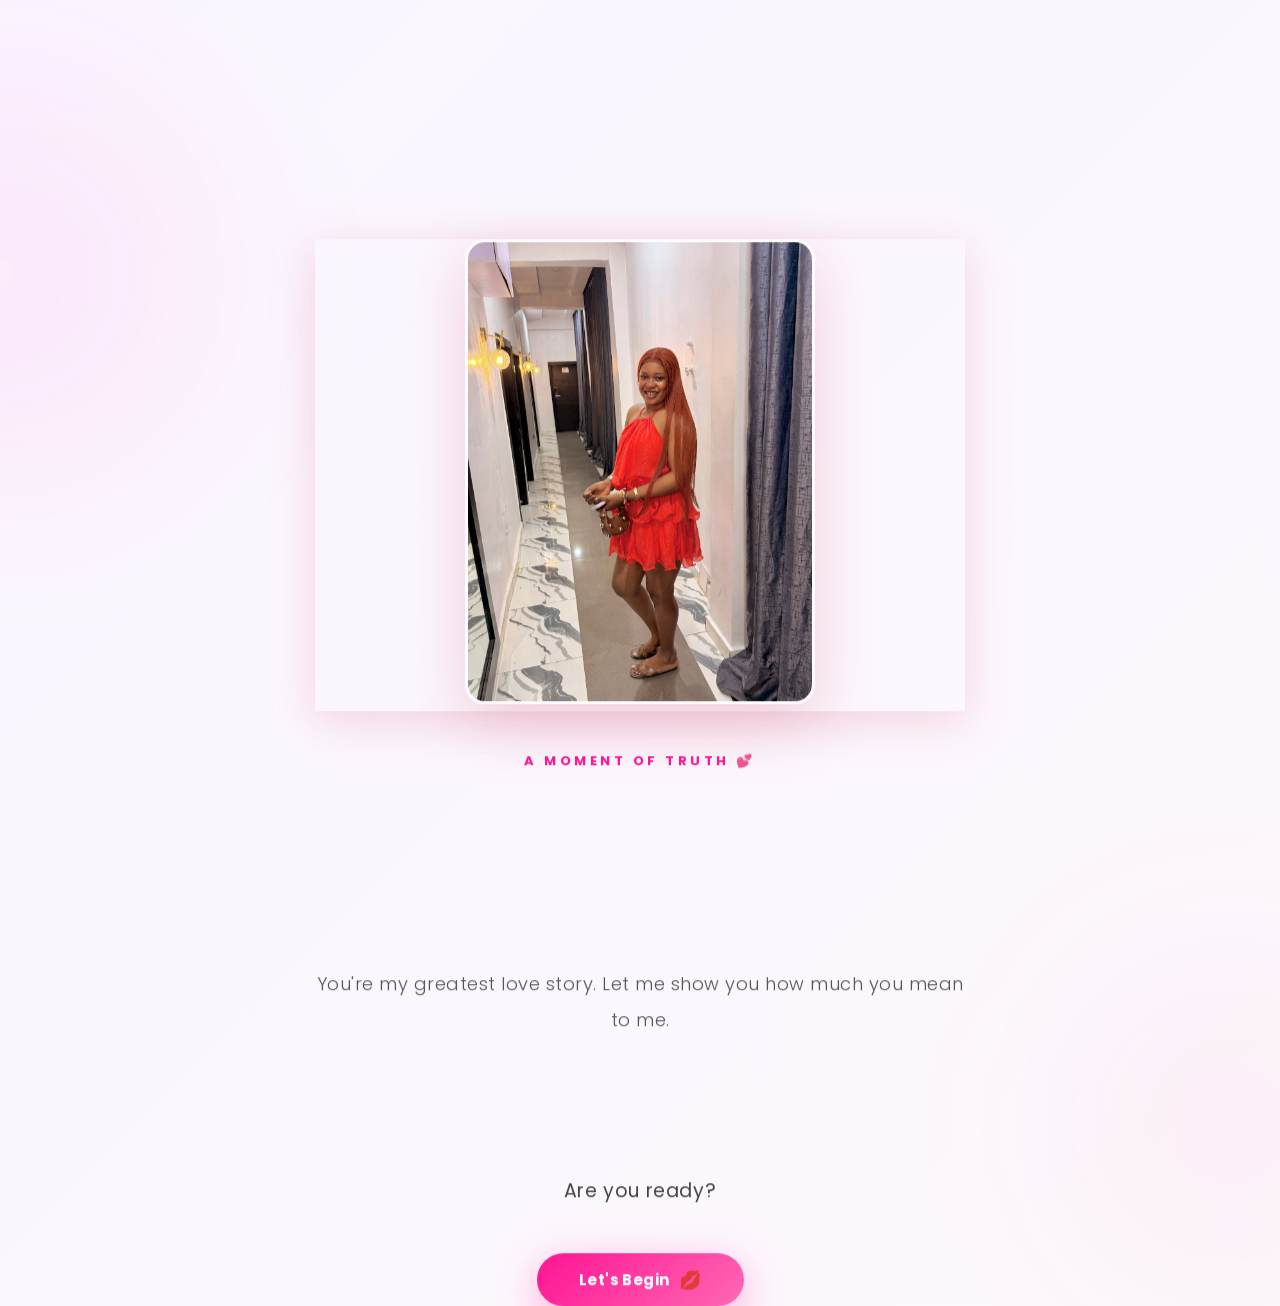
<file: index.html>
<!DOCTYPE html>
<html lang="en">
<head>
  <meta charset="UTF-8" />
  <meta name="viewport" content="width=device-width, initial-scale=1.0" />
  <title>For Babe</title>
  <link rel="preconnect" href="https://fonts.googleapis.com">
  <link rel="preconnect" href="https://fonts.gstatic.com" crossorigin>
  <link href="https://fonts.googleapis.com/css2?family=Playfair+Display:wght@700;900&family=Poppins:wght@300;400;500;600&display=swap" rel="stylesheet">
  <link rel="stylesheet" href="styles.css" />
</head>
<body>
  <div class="cursor-glow"></div>
  <canvas id="background-canvas"></canvas>
  
  <div class="page center">
    <div class="hero">
      <div class="hero-photo-container">
        <img src="images/IMG_0414.jpeg" alt="You" class="hero-photo" />
      </div>
      
      <div class="hero-content">
        <div class="pre-title">A Moment Of Truth 💕</div>
        <h1 class="hero-title">
          <span class="word" style="--index: 0">I'm</span>
          <span class="word" style="--index: 1">dangerously</span>
          <span class="word" style="--index: 2">in</span>
          <span class="word" style="--index: 3">love</span>
          <span class="word" style="--index: 4">with</span>
          <span class="word" style="--index: 5">you</span>
        </h1>
        <p class="soft-text">You're my greatest love story. Let me show you how much you mean to me.</p>
      </div>
    </div>

    <div class="cta-section">
      <p class="question-lead">Are you ready?</p>
      <a href="note.html" class="btn primary floating charm-button">
        <span class="btn-text">Let's Begin</span>
        <span class="btn-icon">💋</span>
      </a>
    </div>
  </div>

</body>
<script src="script.js"></script>
</html>
</file>
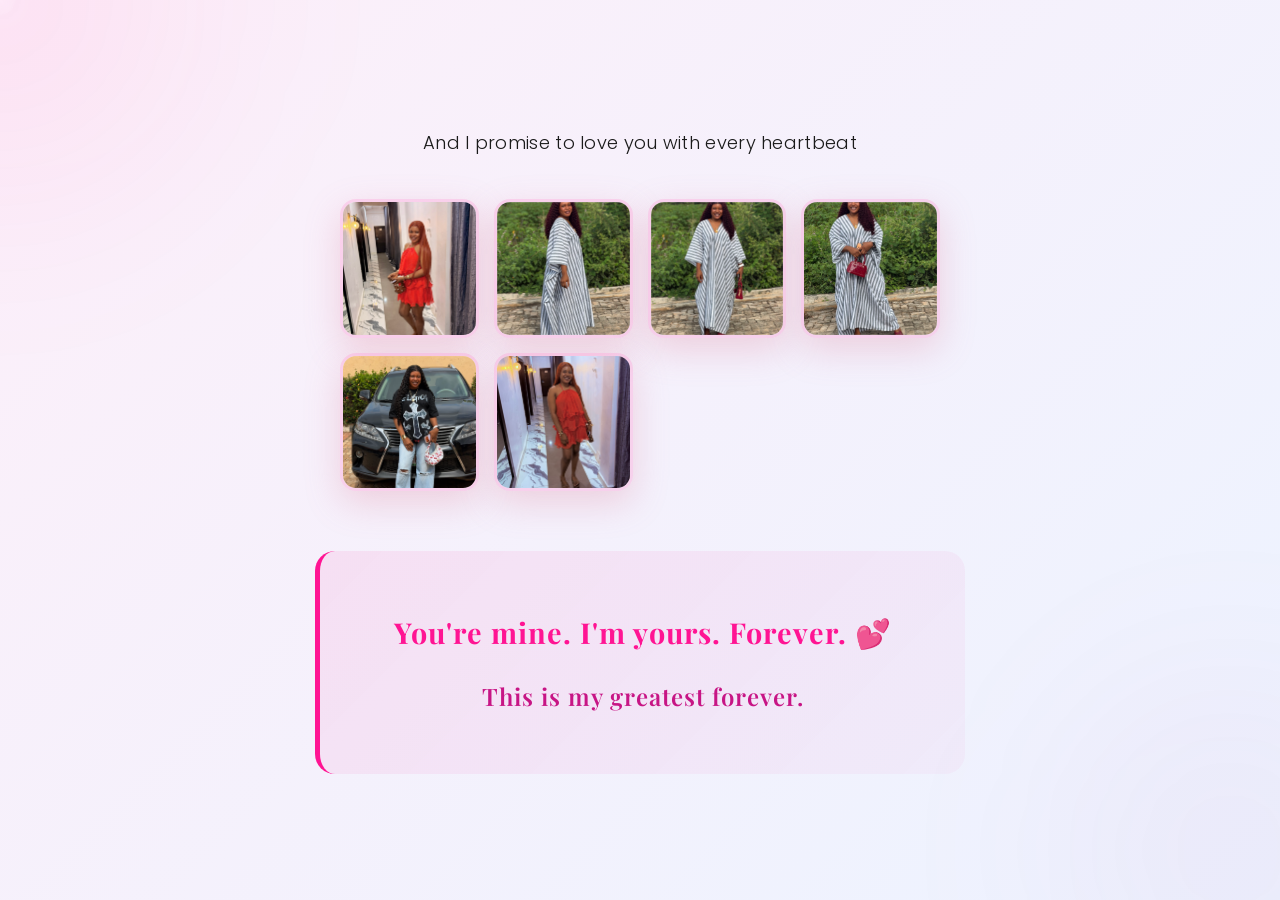
<file: celebration.html>
<!DOCTYPE html>
<html lang="en">
<head>
  <meta charset="UTF-8" />
  <meta name="viewport" content="width=device-width, initial-scale=1.0"/>
  <title>Celebration 🎉</title>
  <link rel="preconnect" href="https://fonts.googleapis.com">
  <link rel="preconnect" href="https://fonts.gstatic.com" crossorigin>
  <link href="https://fonts.googleapis.com/css2?family=Playfair+Display:wght@700;900&family=Poppins:wght@300;400;500;600&display=swap" rel="stylesheet">
  <link rel="stylesheet" href="styles.css" />
</head>
<body class="dreamy">
  <div class="cursor-glow"></div>

  <div class="page center">
    <div class="celebration-container">
      <h2 id="celebrateText" class="celebrate-message">You're Mine Forever 💕✨</h2>
      <p class="celebration-subtext">And I promise to love you with every heartbeat</p>
      
      <div class="memories-gallery">
        <div class="memory-item">
          <img src="images/IMG_0414.jpeg" alt="Memory 1" />
        </div>
        <div class="memory-item">
          <img src="images/IMG_0279.jpeg" alt="Memory 2" />
        </div>
        <div class="memory-item">
          <img src="images/IMG_0281.jpeg" alt="Memory 3" />
        </div>
        <div class="memory-item">
          <img src="images/IMG_0284.jpeg" alt="Memory 4" />
        </div>
        <div class="memory-item">
          <img src="images/IMG_0359.jpeg" alt="Memory 5" />
        </div>
        <div class="memory-item">
          <img src="images/IMG_0415.jpeg" alt="Memory 6" />
        </div>
      </div>

      <div class="final-message">
        <p>You're mine. I'm yours. Forever. 💕</p>
        <p>This is my greatest forever.</p>
      </div>
    </div>
  </div>

  <script src="script.js"></script>
  <script src="celebration.js"></script>
</body>
</html>
</file>
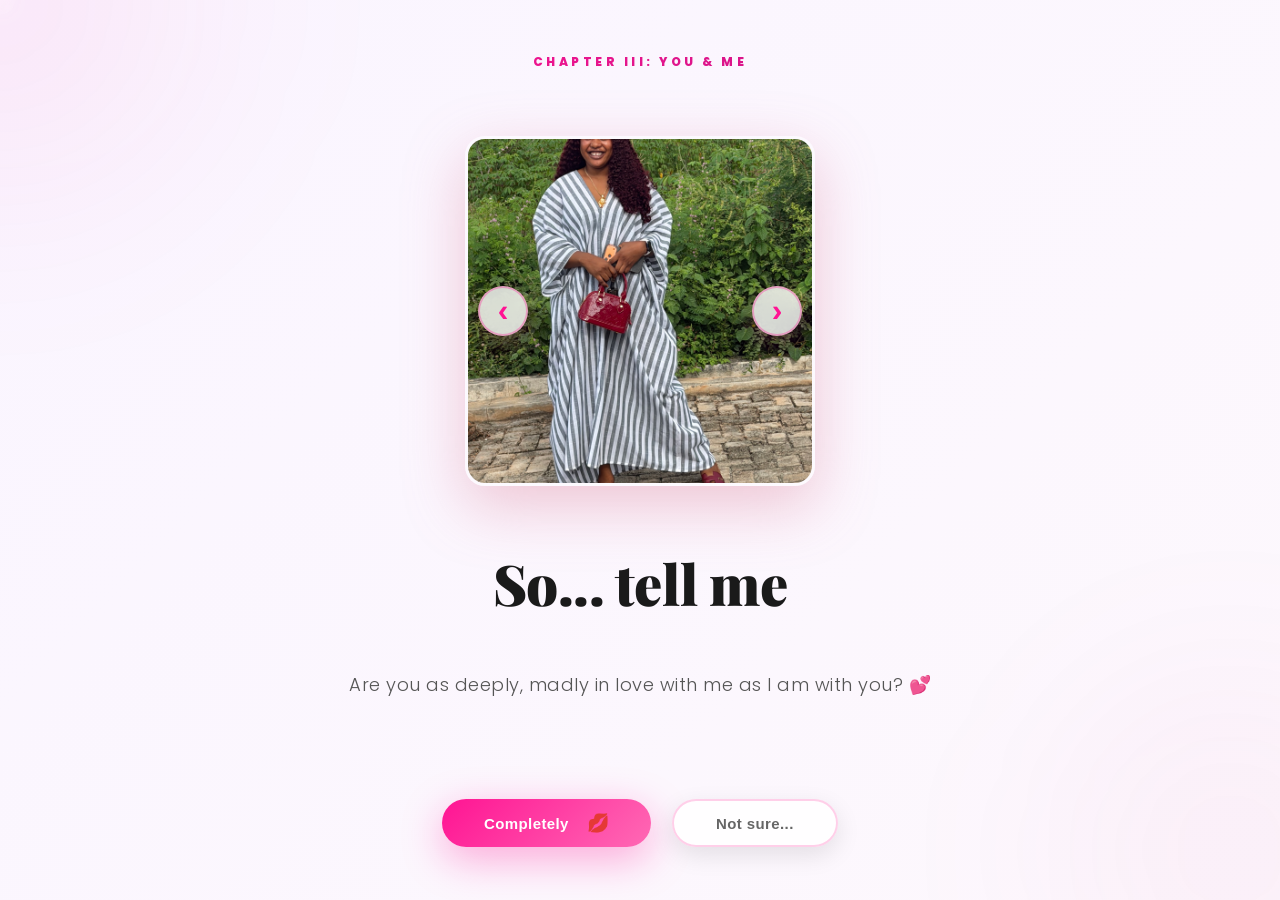
<file: love.html>
<!DOCTYPE html>
<html lang="en">
<head>
  <meta charset="UTF-8" />
  <meta name="viewport" content="width=device-width, initial-scale=1.0" />
  <title>Just Curious</title>
  <link rel="preconnect" href="https://fonts.googleapis.com">
  <link rel="preconnect" href="https://fonts.gstatic.com" crossorigin>
  <link href="https://fonts.googleapis.com/css2?family=Playfair+Display:wght@700;900&family=Poppins:wght@300;400;500;600&display=swap" rel="stylesheet">
  <link rel="stylesheet" href="styles.css" />
</head>
<body>
  <div class="cursor-glow"></div>

  <div class="page center">
    <span class="section-label">Chapter III: You & Me</span>
    
    <div class="photo-carousel">
      <div class="carousel-container">
        <img src="images/IMG_0284.jpeg" alt="Your beauty" class="carousel-img active" />
        <img src="images/IMG_0359.jpeg" alt="Your smile" class="carousel-img" />
        <img src="images/IMG_0775.jpeg" alt="Our moments" class="carousel-img" />
      </div>
      <button class="carousel-btn prev" onclick="changeSlide(-1)">‹</button>
      <button class="carousel-btn next" onclick="changeSlide(1)">›</button>
    </div>

    <h2 class="hero-question">So... tell me</h2>
    <p class="soft-text">Are you as deeply, madly in love with me as I am with you? 💕</p>

    <div class="interactive-buttons">
      <button id="yesBtn" class="btn primary floating charm-button">
        <span class="btn-text">Completely</span>
        <span class="btn-icon">💋</span>
      </button>
      <button id="noBtn" class="btn ghost">Not sure...</button>
    </div>

    <p id="result" class="result" style="display: none;">I already knew that. 😏💕</p>

    <div id="continueSection" style="display: none; margin-top: 40px;">
      <a href="valentine.html" class="btn primary floating charm-button">
        <span class="btn-text">One Last Question</span>
        <span class="btn-icon">💋</span>
      </a>
    </div>
  </div>

  <script src="script.js"></script>
  <script src="love.js"></script>
</body>
</html>
</file>
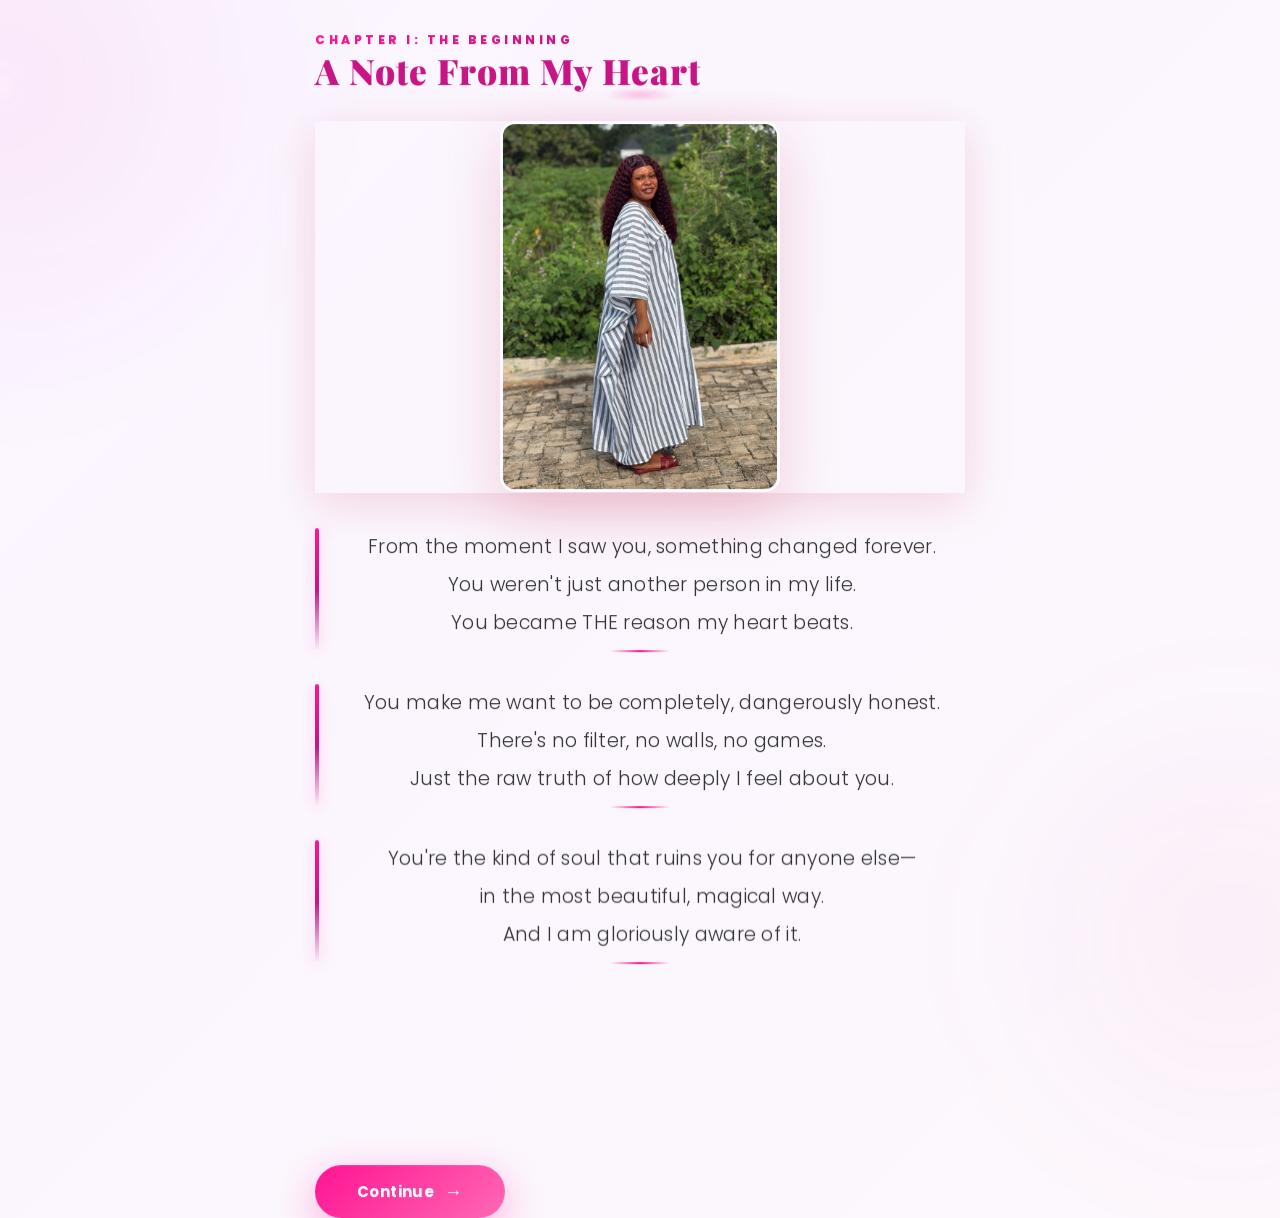
<file: note.html>
<!DOCTYPE html>
<html lang="en">
<head>
  <meta charset="UTF-8" />
  <meta name="viewport" content="width=device-width, initial-scale=1.0" />
  <title>A Note for You</title>
  <link rel="preconnect" href="https://fonts.googleapis.com">
  <link rel="preconnect" href="https://fonts.gstatic.com" crossorigin>
  <link href="https://fonts.googleapis.com/css2?family=Playfair+Display:wght@700;900&family=Poppins:wght@300;400;500;600&display=swap" rel="stylesheet">
  <link rel="stylesheet" href="styles.css" />
</head>
<body>
  <div class="cursor-glow"></div>

  <div class="page">
    <div class="content-section">
      <span class="section-label">Chapter I: The Beginning</span>
      <h2 class="section-title">A Note From My Heart</h2>

      <div class="chapter-photo-container">
        <img src="images/IMG_0279.jpeg" alt="Your smile" class="chapter-photo" />
      </div>

      <div class="prose">
        <p class="verse">
          From the moment I saw you, something changed forever.
          <br />You weren't just another person in my life.
          <br />You became THE reason my heart beats.
        </p>

        <p class="verse">
          You make me want to be completely, dangerously honest.
          <br />There's no filter, no walls, no games.
          <br />Just the raw truth of how deeply I feel about you.
        </p>

        <p class="verse">
          You're the kind of soul that ruins you for anyone else—
          <br />in the most beautiful, magical way.
          <br />And I am gloriously aware of it.
        </p>

        <p class="verse">
          Every laugh, every moment, every look you give me.
          <br />It all means everything to my world.
          <br />You mean everything.
        </p>
      </div>

      <a href="promise.html" class="btn primary floating charm-button">
        <span class="btn-text">Continue</span>
        <span class="btn-icon">→</span>
      </a>
    </div>
  </div>

  <script src="script.js"></script>
</body>
</html>
</file>
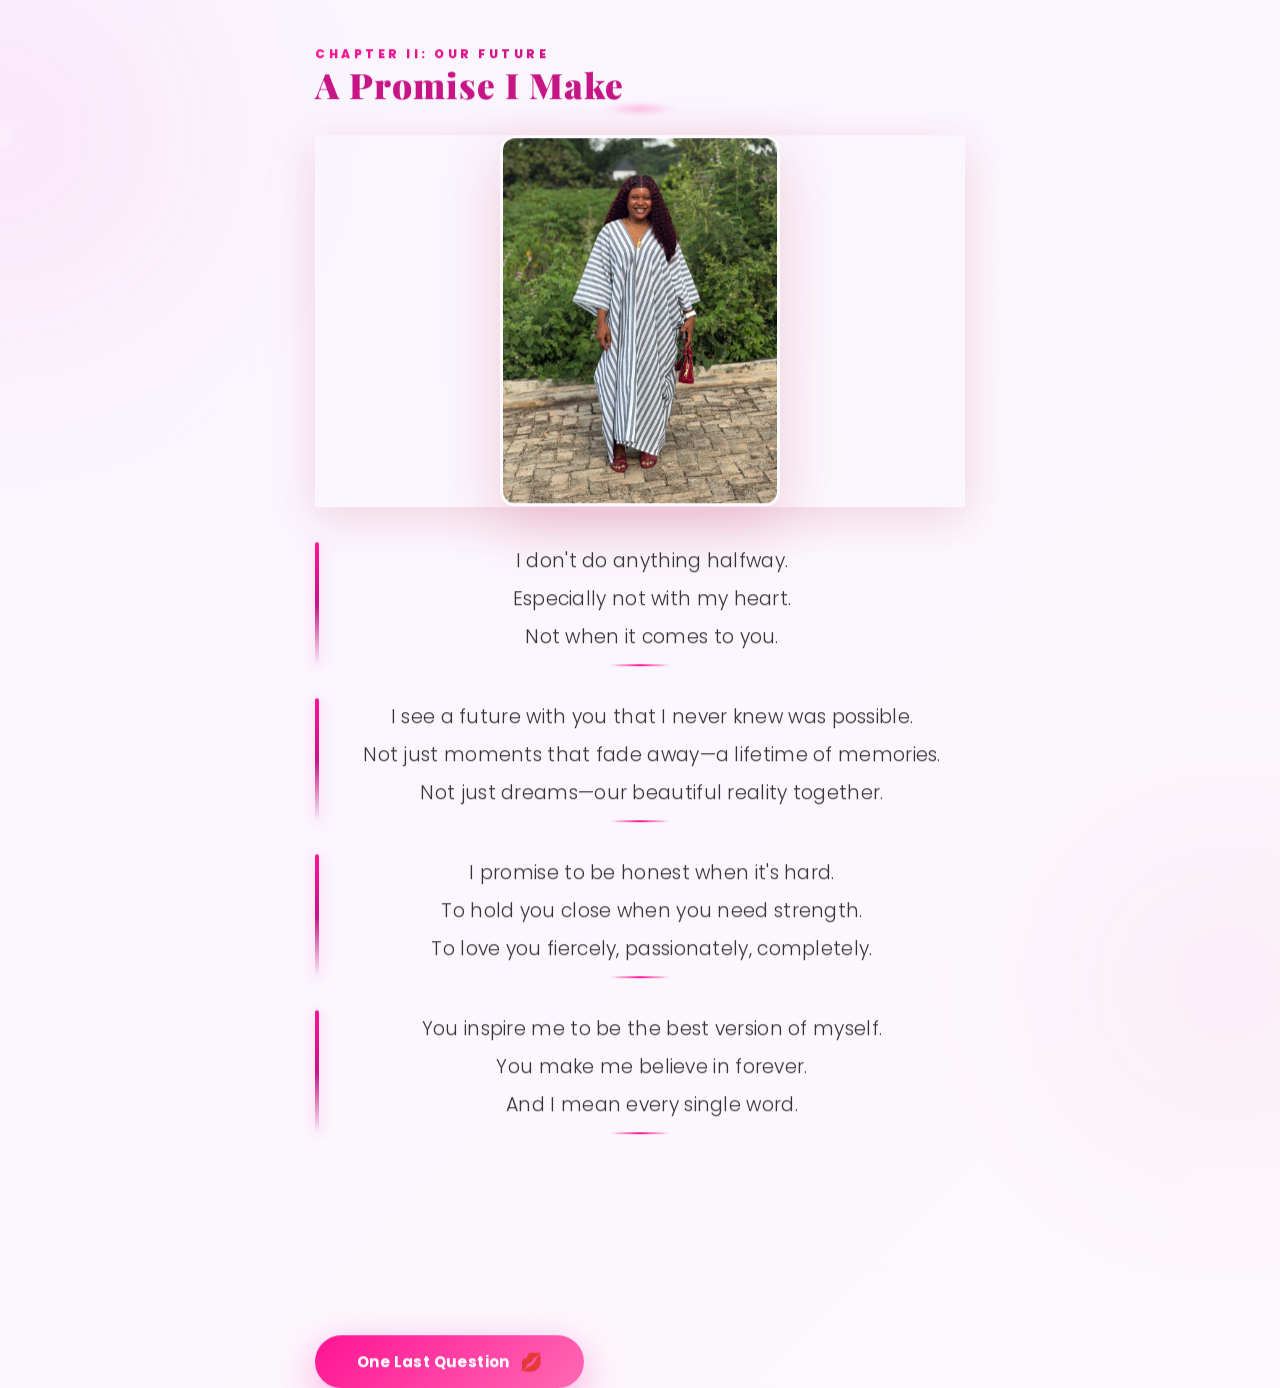
<file: promise.html>
<!DOCTYPE html>
<html lang="en">
<head>
  <meta charset="UTF-8" />
  <meta name="viewport" content="width=device-width, initial-scale=1.0" />
  <title>Intentions</title>
  <link rel="preconnect" href="https://fonts.googleapis.com">
  <link rel="preconnect" href="https://fonts.gstatic.com" crossorigin>
  <link href="https://fonts.googleapis.com/css2?family=Playfair+Display:wght@700;900&family=Poppins:wght@300;400;500;600&display=swap" rel="stylesheet">
  <link rel="stylesheet" href="styles.css" />
</head>
<body>
  <div class="cursor-glow"></div>

  <div class="page">
    <div class="content-section">
      <span class="section-label">Chapter II: Our Future</span>
      <h2 class="section-title">A Promise I Make</h2>

      <div class="chapter-photo-container">
        <img src="images/IMG_0281.jpeg" alt="Forever with you" class="chapter-photo" />
      </div>

      <div class="prose">
        <p class="verse">
          I don't do anything halfway.
          <br />Especially not with my heart.
          <br />Not when it comes to you.
        </p>

        <p class="verse">
          I see a future with you that I never knew was possible.
          <br />Not just moments that fade away—a lifetime of memories.
          <br />Not just dreams—our beautiful reality together.
        </p>

        <p class="verse">
          I promise to be honest when it's hard.
          <br />To hold you close when you need strength.
          <br />To love you fiercely, passionately, completely.
        </p>

        <p class="verse">
          You inspire me to be the best version of myself.
          <br />You make me believe in forever.
          <br />And I mean every single word.
        </p>

        <p class="verse">
          This isn't temporary.
          <br />This is forever written in my soul.
          <br />This is you and me, together, always.
        </p>
      </div>

      <a href="love.html" class="btn primary floating charm-button">
        <span class="btn-text">One Last Question</span>
        <span class="btn-icon">💋</span>
      </a>
    </div>
  </div>

  <script src="script.js"></script>
</body>
</html>
</file>
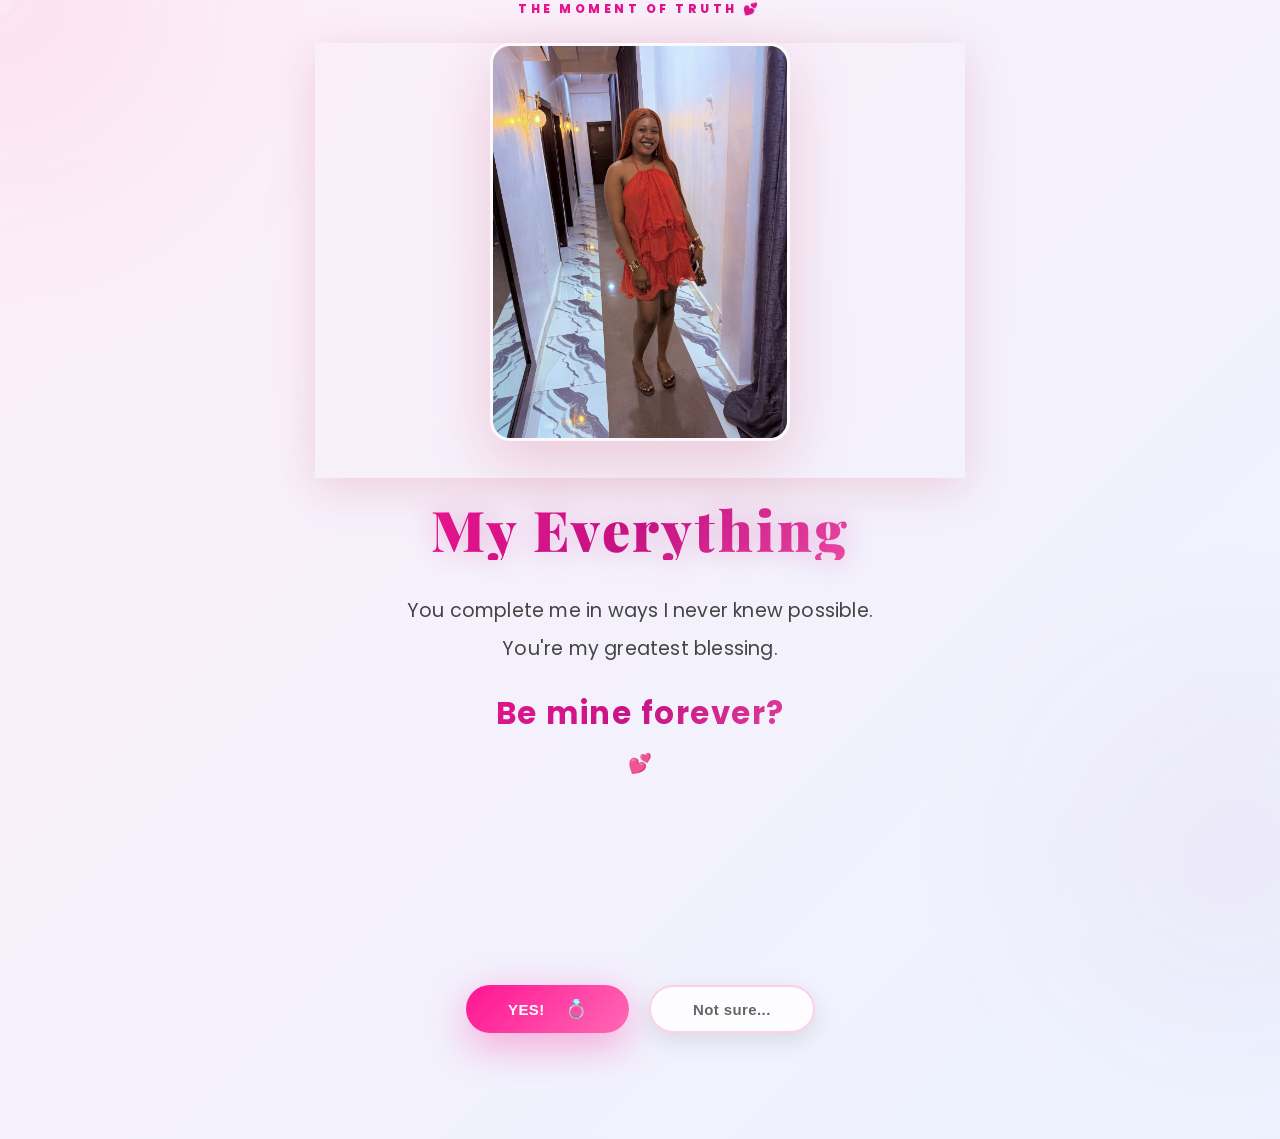
<file: valentine.html>
<!DOCTYPE html>
<html lang="en">
<head>
  <meta charset="UTF-8" />
  <meta name="viewport" content="width=device-width, initial-scale=1.0"/>
  <title>Be My Valentine?</title>
  <link rel="preconnect" href="https://fonts.googleapis.com">
  <link rel="preconnect" href="https://fonts.gstatic.com" crossorigin>
  <link href="https://fonts.googleapis.com/css2?family=Playfair+Display:wght@700;900&family=Poppins:wght@300;400;500;600&display=swap" rel="stylesheet">
  <link rel="stylesheet" href="styles.css" />
</head>
<body class="dreamy">
  <div class="cursor-glow"></div>

  <div class="page center">
    <span class="section-label">The Moment of Truth 💕</span>
    
    <div class="proposal-photo-container">
      <img src="images/IMG_0415.jpeg" alt="My love" class="proposal-hero-photo" />
    </div>
    
    <div class="valentine-hero">
      <h1 class="valentine-title">My Everything</h1>
      <p class="soft-text valentine-question">
        You complete me in ways I never knew possible. <br />
        You're my greatest blessing. <br />
        <span class="emphasis-text">Be mine forever?</span> 💕
      </p>
    </div>

    <div class="qa-section">
      <div id="questionPhase" class="phase-content active">
        <div class="interactive-buttons">
          <button id="acceptBtn" class="btn primary floating charm-button">
            <span class="btn-text">YES!</span>
            <span class="btn-icon">💍</span>
          </button>
          <button id="declineBtn" class="btn ghost">Not sure...</button>
        </div>
      </div>

      <div id="answersPhase" class="phase-content">
        <div class="answer-display">
          <p class="answer-text" id="answerText"></p>
          <img src="images/milaoktasafitri-cartoon.jpg" alt="Us together" class="celebration-cartoon" />
        </div>
        <a href="celebration.html" class="btn primary floating charm-button" style="margin-top: 30px; display: inline-block; text-decoration: none;">
          <span class="btn-text">Forever Begins</span>
          <span class="btn-icon">💕</span>
        </a>
      </div>
    </div>
  </div>

  <script src="script.js"></script>
  <script src="valentine.js"></script>
</body>
</html>
</file>
<file: styles.css>
* {
  box-sizing: border-box;
  margin: 0;
  padding: 0;
}

html {
  scroll-behavior: smooth;
  scroll-snap-type: y mandatory;
}

body {
  font-family: 'Poppins', sans-serif;
  background: linear-gradient(-45deg, #faf8f7, #fef5f7, #fef9fc, #faf5ff);
  background-size: 400% 400%;
  color: #1a1a1a;
  overflow-x: hidden;
  min-height: 100vh;
  position: relative;
}

/* Smooth gradient animation - slowed for elegance */
@keyframes gradientFlow {
  0% { background-position: 0% 50%; }
  50% { background-position: 100% 50%; }
  100% { background-position: 0% 50%; }
}

/* Enhanced background elements */
body::before,
body::after {
  content: "";
  position: fixed;
  border-radius: 50%;
  pointer-events: none;
  z-index: 0;
  filter: blur(80px);
}

body::before {
  width: 600px;
  height: 600px;
  background: radial-gradient(circle, rgba(255, 20, 147, 0.08) 0%, transparent 70%);
  top: -300px;
  left: -300px;
  animation: float 30s infinite ease-in-out;
}

body::after {
  width: 500px;
  height: 500px;
  background: radial-gradient(circle, rgba(199, 21, 133, 0.06) 0%, transparent 70%);
  bottom: -200px;
  right: -200px;
  animation: float 35s infinite ease-in-out reverse;
}

@keyframes float {
  0%, 100% { transform: translateY(0px) translateX(0px); }
  50% { transform: translateY(50px) translateX(30px); }
}

/* ============================================
   TYPOGRAPHY SYSTEM - World Class
   ============================================ */

h1, h2, h3 {
  font-family: 'Playfair Display', serif;
  font-weight: 700;
  letter-spacing: -0.5px;
}

h1 {
  font-size: clamp(2.5em, 8vw, 4em);
  line-height: 1.1;
}

h2 {
  font-size: clamp(1.8em, 5vw, 3em);
  line-height: 1.2;
}

h3 {
  font-size: clamp(1.3em, 3vw, 1.8em);
  line-height: 1.3;
}

p {
  line-height: 1.85;
  margin-bottom: 24px;
  font-weight: 300;
  letter-spacing: 0.3px;
  font-size: clamp(16px, 2vw, 18px);
}

/* ============================================
   CURSOR GLOW
   ============================================ */

.cursor-glow {
  position: fixed;
  width: 30px;
  height: 30px;
  border-radius: 50%;
  background: radial-gradient(circle, rgba(255,105,180,0.6) 0%, rgba(255,105,180,0.2) 70%, transparent 100%);
  box-shadow: 0 0 30px rgba(255,105,180,0.5), inset 0 0 20px rgba(255,105,180,0.3);
  pointer-events: none;
  top: 0;
  left: 0;
  transform: translate(-15px, -15px);
  z-index: 9999;
  mix-blend-mode: screen;
  backdrop-filter: blur(8px);
  -webkit-backdrop-filter: blur(8px);
}


.page {
  max-width: 700px;
  margin: auto;
  padding: 0 25px;
  position: relative;
  z-index: 2;
  min-height: 100vh;
  display: flex;
  flex-direction: column;
  justify-content: center;
  scroll-snap-align: start;
  scroll-snap-stop: always;
  will-change: transform;
}

.center {
  text-align: center;
}

.hero {
  margin-bottom: 80px;
  animation: fadeInUp 1.2s ease-out 0.2s both;
  position: relative;
}

.pre-title {
  font-size: 12px;
  font-weight: 700;
  letter-spacing: 2.5px;
  text-transform: uppercase;
  color: #c71585;
  margin-bottom: 24px;
  opacity: 0;
  animation: slideInDown 0.8s ease-out 0.3s forwards;
  animation-timing-function: cubic-bezier(0.34, 1.56, 0.64, 1);
}

@keyframes slideInDown {
  from {
    opacity: 0;
    transform: translateY(-15px);
  }
  to {
    opacity: 1;
    transform: translateY(0);
  }
}

.hero-title {
  font-family: 'Playfair Display', serif;
  font-size: clamp(2.8em, 10vw, 4.2em);
  font-weight: 900;
  line-height: 1.05;
  margin: 24px 0;
  color: #1a1a1a;
  letter-spacing: -1px;
  position: relative;
  background: linear-gradient(135deg, #1a1a1a 0%, #333 100%);
  -webkit-background-clip: text;
  -webkit-text-fill-color: transparent;
  background-clip: text;
}

.hero-title .word {
  display: inline-block;
  animation: wordBounce 0.7s cubic-bezier(0.34, 1.56, 0.64, 1);
  animation-delay: calc(var(--index) * 0.08s + 0.3s);
  animation-fill-mode: both;
  margin: 0 4px;
}

@keyframes wordBounce {
  0% {
    opacity: 0;
    transform: translateY(25px) scaleY(0.8);
    letter-spacing: -2px;
  }
  100% {
    opacity: 1;
    transform: translateY(0) scaleY(1);
    letter-spacing: 0;
  }
}

@keyframes fadeInUp {
  from {
    opacity: 0;
    transform: translateY(40px);
  }
  to {
    opacity: 1;
    transform: translateY(0);
  }
}

.soft-text {
  color: #555;
  margin: 32px 0 56px;
  animation: fadeInUp 1.1s ease-out 0.5s both;
  line-height: 2;
  font-size: clamp(16px, 2.2vw, 18px);
  font-weight: 300;
  letter-spacing: 0.5px;
}

.question-lead {
  font-size: clamp(17px, 2.7vw, 19px);
  color: #444;
  margin-bottom: 45px;
  font-weight: 400;
  animation: fadeInUp 1.1s ease-out 0.6s both;
  letter-spacing: 0.6px;
  line-height: 1.8;
}

.cta-section {
  animation: fadeInUp 1.2s ease-out 0.8s both;
}

/* ============================================
   BUTTONS - Premium Experience
   ============================================ */

.btn {
  display: inline-flex;
  align-items: center;
  justify-content: center;
  gap: 10px;
  padding: 13px 42px;
  border-radius: 50px;
  text-decoration: none;
  border: none;
  cursor: pointer;
  font-size: 15px;
  font-weight: 700;
  transition: all 0.45s cubic-bezier(0.34, 1.56, 0.64, 1);
  position: relative;
  overflow: hidden;
  letter-spacing: 0.4px;
  box-shadow: 0 10px 35px rgba(255, 20, 147, 0.25);
  will-change: transform;
  backdrop-filter: blur(12px);
  -webkit-backdrop-filter: blur(12px);
}

.btn::before {
  content: "";
  position: absolute;
  inset: 0;
  background: linear-gradient(45deg, transparent 25%, rgba(255, 255, 255, 0.35), transparent 75%);
  transform: translateX(-150%);
  transition: transform 0.7s cubic-bezier(0.34, 1.56, 0.64, 1);
  z-index: 1;
}

.btn:hover::before {
  transform: translateX(150%);
}

.btn-text,
.btn-icon {
  position: relative;
  z-index: 2;
}

.btn-icon {
  display: inline-block;
  font-size: 18px;
  animation: iconFloat 2s ease-in-out infinite;
}

@keyframes iconFloat {
  0%, 100% { transform: translateY(0px); }
  50% { transform: translateY(-3px); }
}

/* ============================================
   PRIMARY BUTTON - Premium Gradient Style
   ============================================ */
.btn.primary {
  background: linear-gradient(135deg, #ff1493 0%, #ff69b4 50%, #c71585 100%);
  color: white;
  box-shadow: 0 10px 35px rgba(255, 20, 147, 0.3);
  position: relative;
}

.btn.primary::after {
  content: "";
  position: absolute;
  inset: 0;
  border-radius: 50px;
  background: linear-gradient(45deg, rgba(255, 255, 255, 0.2), transparent);
  opacity: 0;
  transition: opacity 0.45s cubic-bezier(0.34, 1.56, 0.64, 1);
  z-index: 2;
}

.btn.primary:hover {
  transform: translateY(-5px) scale(1.07);
  box-shadow: 0 20px 60px rgba(255, 20, 147, 0.5);
}

.btn.primary:hover::after {
  opacity: 1;
}

.btn.primary:active {
  transform: translateY(-2px) scale(1.03);
  box-shadow: 0 15px 45px rgba(255, 20, 147, 0.4);
}

/* ============================================
   GHOST BUTTON - Premium Soft Style
   ============================================ */
.btn.ghost {
  background: rgba(255, 255, 255, 0.85);
  color: #666;
  border: 2px solid rgba(255, 20, 147, 0.2);
  box-shadow: 0 8px 25px rgba(0, 0, 0, 0.1);
  backdrop-filter: blur(12px);
  -webkit-backdrop-filter: blur(12px);
}

.btn.ghost:hover {
  background: rgba(255, 255, 255, 0.95);
  border-color: rgba(255, 20, 147, 0.4);
  color: #ff1493;
  transform: translateY(-3px) scale(1.05);
  box-shadow: 0 15px 40px rgba(255, 20, 147, 0.15);
}

.btn.ghost:active {
  transform: translateY(-1px) scale(1.02);
  background: rgba(255, 255, 255, 0.9);
}

.floating {
  animation: buttonFloat 3s ease-in-out infinite;
}

@keyframes buttonFloat {
  0%, 100% { transform: translateY(0px); }
  50% { transform: translateY(-8px); }
}

/* ============================================
   SECONDARY BUTTON - Border Style
   ============================================ */
.btn.secondary {
  background: transparent;
  border: 2px solid #ff1493;
  color: #ff1493;
  box-shadow: 0 8px 20px rgba(255, 20, 147, 0.15);
  position: relative;
}

.btn.secondary::before {
  content: "";
  position: absolute;
  inset: 0;
  border-radius: 50px;
  background: linear-gradient(45deg, transparent 25%, rgba(255, 20, 147, 0.15), transparent 75%);
  transform: translateX(-150%);
  transition: transform 0.7s cubic-bezier(0.34, 1.56, 0.64, 1);
  z-index: 1;
}

.btn.secondary:hover {
  background: rgba(255, 20, 147, 0.08);
  border-color: #ff1493;
  color: #ff1493;
  transform: translateY(-4px);
  box-shadow: 0 15px 40px rgba(255, 20, 147, 0.25);
}

.btn.secondary:hover::before {
  transform: translateX(150%);
}

.btn.secondary:active {
  transform: translateY(-1px);
  background: rgba(255, 20, 147, 0.05);
}

.messy button {
  transition: all 0.25s cubic-bezier(0.34, 1.56, 0.64, 1);
}

.dreamy {
  background: linear-gradient(135deg, #fdeff9, #ecf3ff);
}

.confetti {
  position: fixed;
  top: -10px;
  width: 8px;
  height: 8px;
  border-radius: 50%;
  animation: fall 3s linear forwards;
}

@keyframes fall {
  to {
    transform: translateY(100vh);
    opacity: 0;
  }
}

/* Content Section Styles */
.section-label {
  font-size: 12px;
  font-weight: 800;
  letter-spacing: 3.5px;
  text-transform: uppercase;
  background: linear-gradient(135deg, #ff1493, #c71585);
  -webkit-background-clip: text;
  -webkit-text-fill-color: transparent;
  background-clip: text;
  margin-bottom: 25px;
  animation: fadeInUp 1s ease-out 0.2s both;
}

.section-title {
  font-family: 'Playfair Display', serif;
  font-size: clamp(2.2em, 7vw, 3.5em);
  font-weight: 900;
  line-height: 1.15;
  margin: 0 0 35px 0;
  color: #1a1a1a;
  animation: fadeInUp 1s ease-out 0.3s both;
  letter-spacing: -0.5px;
}

.content-section {
  animation: fadeInUp 1s ease-out 0.4s both;
}

.prose {
  margin: 35px 0 45px 0;
  text-align: center;
}

.verse {
  font-size: clamp(17px, 2.2vw, 19px);
  line-height: 2.1;
  color: #333;
  margin-bottom: 30px;
  font-weight: 300;
  animation: fadeInUp 0.8s ease-out;
}

.verse:nth-child(1) { animation-delay: 0.5s; }
.verse:nth-child(2) { animation-delay: 0.6s; }
.verse:nth-child(3) { animation-delay: 0.7s; }

.hero-question {
  font-family: 'Playfair Display', serif;
  font-size: clamp(2.2em, 7vw, 3.5em);
  font-weight: 900;
  line-height: 1.15;
  margin: 25px 0 20px;
  color: #1a1a1a;
  animation: fadeInUp 1s ease-out 0.3s both;
}

.question-text {
  font-size: clamp(16px, 2.2vw, 18px);
  color: #555;
  animation: fadeInUp 1s ease-out 0.4s both;
  line-height: 1.8;
}

.interactive-buttons {
  display: flex;
  gap: 20px;
  justify-content: center;
  flex-wrap: wrap;
  animation: fadeInUp 1s ease-out 0.6s both;
  margin-top: 40px;
}

.buttons {
  display: flex;
  gap: 20px;
  justify-content: center;
  flex-wrap: wrap;
  align-items: center;
  position: relative;
}

.result {
  display: none;
  margin-top: 40px;
  font-weight: 700;
  color: #ff1493;
  animation: popIn 0.8s cubic-bezier(0.34, 1.56, 0.64, 1);
  font-size: clamp(18px, 4vw, 24px);
  letter-spacing: 0.5px;
  background: linear-gradient(135deg, rgba(255, 20, 147, 0.1), rgba(255, 105, 180, 0.05));
  padding: 20px 30px;
  border-radius: 15px;
  border-left: 4px solid #ff1493;
}

@keyframes popIn {
  0% {
    opacity: 0;
    transform: scale(0.4) rotateX(90deg);
  }
  60% {
    transform: scale(1.08) rotateX(-10deg);
  }
  100% {
    opacity: 1;
    transform: scale(1) rotateX(0);
  }
}

/* Valentine Page Styles */
.valentine-hero {
  animation: fadeInUp 1s ease-out 0.2s both;
  position: relative;
  z-index: 1;
  display: block;
  opacity: 1 !important;
  visibility: visible !important;
  text-align: center;
}

.valentine-title {
  font-family: 'Playfair Display', serif;
  font-size: clamp(3em, 10vw, 4.5em);
  font-weight: 900;
  background: linear-gradient(135deg, #ff1493 0%, #c71585 50%, #ff69b4 100%);
  -webkit-background-clip: text;
  -webkit-text-fill-color: transparent;
  background-clip: text;
  margin: 20px 0 25px;
  letter-spacing: -2px;
  animation: titleSlideIn 1s ease-out 0.3s both;
}

@keyframes titleSlideIn {
  from {
    opacity: 0;
    transform: translateY(-30px);
  }
  to {
    opacity: 1;
    transform: translateY(0);
  }
}

.valentine-question {
  font-size: clamp(17px, 2.5vw, 20px);
  animation: fadeInUp 1s ease-out 0.4s both;
  display: block;
  opacity: 1 !important;
  visibility: visible !important;
  color: #555;
  line-height: 1.8;
  letter-spacing: 0.3px;
}

.valentine-buttons {
  animation: fadeInUp 1s ease-out 0.6s both;
}

.celebrate-message {
  display: none;
  font-family: 'Playfair Display', serif;
  font-size: clamp(2.2em, 8vw, 3.5em);
  font-weight: 900;
  background: linear-gradient(135deg, #ff1493 0%, #c71585 50%, #ff69b4 100%);
  -webkit-background-clip: text;
  -webkit-text-fill-color: transparent;
  background-clip: text;
  margin-top: 40px;
  letter-spacing: 2px;
  animation: celebration-pop 0.9s cubic-bezier(0.34, 1.56, 0.64, 1);
}

@keyframes celebration-pop {
  0% {
    opacity: 0;
    transform: scale(0) rotate(-180deg);
  }
  60% {
    transform: scale(1.15) rotate(15deg);
  }
  100% {
    opacity: 1;
    transform: scale(1) rotate(0deg);
  }
}

/* Enhanced hover effects */
.btn-icon {
  animation: iconFloat 2s ease-in-out infinite;
}

@keyframes iconFloat {
  0%, 100% { transform: translateY(0); }
  50% { transform: translateY(-5px); }
}

/* Responsive */ 
@media (max-width: 768px) {
  .section-title,
  .hero-title {
    font-size: 36px;
  }

  .valentine-title {
    font-size: 48px;
  }

  .btn {
    padding: 12px 32px;
    font-size: 14px;
  }

  .verse {
    font-size: 16px;
  }
}

/* Dangerously Charming Theme */
.charm-button {
  background: linear-gradient(135deg, #ff1493, #ff69b4) !important;
  box-shadow: 0 12px 40px rgba(255, 20, 147, 0.35) !important;
  position: relative;
}

.charm-button::after {
  content: "";
  position: absolute;
  inset: 0;
  border-radius: 50px;
  background: linear-gradient(45deg, rgba(255, 255, 255, 0.25), transparent);
  opacity: 0;
  transition: opacity 0.45s cubic-bezier(0.34, 1.56, 0.64, 1);
  z-index: 2;
}

.charm-button:hover {
  box-shadow: 0 18px 60px rgba(255, 20, 147, 0.5) !important;
  transform: translateY(-6px) scale(1.08);
}

.charm-button:hover::after {
  opacity: 1;
}

/* Q&A Section Styles */
.qa-section {
  min-height: 300px;
  display: flex;
  flex-direction: column;
  justify-content: center;
}

.phase-content {
  transition: all 0.6s cubic-bezier(0.34, 1.56, 0.64, 1);
  opacity: 1;
  transform: scale(1);
}

.phase-content.active {
  display: block;
}

.phase-content:not(.active) {
  display: none;
  opacity: 0;
  transform: scale(0.9);
}

.answer-display {
  text-align: center;
  padding: 40px 30px;
  background: linear-gradient(135deg, rgba(255, 20, 147, 0.12), rgba(255, 105, 180, 0.08));
  border-radius: 25px;
  border: 2px solid rgba(255, 20, 147, 0.3);
  margin-top: 40px;
  margin-bottom: 20px;
  animation: slideIn 0.6s cubic-bezier(0.34, 1.56, 0.64, 1);
  backdrop-filter: blur(8px);
  -webkit-backdrop-filter: blur(8px);
  box-shadow: 0 10px 40px rgba(216, 107, 135, 0.15);
}

.answer-box {
  display: none;
}

.question-echo {
  display: none;
}

.big-answer {
  display: none;
}

@keyframes charmingYes {
  0% {
    opacity: 0;
    transform: scale(0.3) rotateY(90deg);
  }
  50% {
    transform: scale(1.1) rotateY(-10deg);
  }
  100% {
    opacity: 1;
    transform: scale(1) rotateY(0deg);
  }
}

@keyframes slideIn {
  from {
    opacity: 0;
    transform: translateY(20px);
  }
  to {
    opacity: 1;
    transform: translateY(0);
  }
}

.answer-text {
  font-family: 'Playfair Display', serif;
  font-size: clamp(28px, 6vw, 42px);
  font-weight: 700;
  color: #ff1493;
  line-height: 1.7;
  margin: 0;
  letter-spacing: 0.8px;
  animation: charmerReveal 0.8s ease-out 0.4s both;
  background: linear-gradient(135deg, #ff1493, #c71585, #ff69b4);
  -webkit-background-clip: text;
  -webkit-text-fill-color: transparent;
  background-clip: text;
}

/* Enhanced Animations for Charming Feel */
.pre-title {
  font-size: 13px;
  font-weight: 700;
  letter-spacing: 3.5px;
  text-transform: uppercase;
  color: #ff1493;
  margin-bottom: 15px;
  animation: fadeInUp 0.8s ease-out 0.1s both;
}

.hero-title {
  font-family: 'Playfair Display', serif;
  font-size: clamp(2.8em, 10vw, 4.2em);
  font-weight: 900;
  line-height: 1.1;
  margin: 0 0 25px 0;
  background: linear-gradient(135deg, #ff1493 0%, #c71585 50%, #ff69b4 100%);
  -webkit-background-clip: text;
  -webkit-text-fill-color: transparent;
  background-clip: text;
  letter-spacing: -1px;
  animation: fadeInUp 1s ease-out 0.2s both;
}

@keyframes charmerReveal {
  0% {
    opacity: 0;
    filter: blur(10px);
  }
  100% {
    opacity: 1;
    filter: blur(0);
  }
}

.verse {
  position: relative;
  padding-bottom: 10px;
}

.verse::after {
  content: '';
  position: absolute;
  bottom: 0;
  left: 50%;
  transform: translateX(-50%);
  width: 60px;
  height: 2px;
  background: linear-gradient(90deg, transparent, #ff1493, transparent);
  opacity: 0;
  animation: underlineReveal 0.8s ease-out 0.5s forwards;
}

@keyframes underlineReveal {
  from {
    opacity: 0;
    width: 0;
  }
  to {
    opacity: 1;
    width: 60px;
  }
}

/* Glow Effects */
.section-title {
  position: relative;
}

.section-title::after {
  content: '';
  position: absolute;
  bottom: -5px;
  left: 50%;
  transform: translateX(-50%);
  width: 80px;
  height: 3px;
  background: linear-gradient(90deg, transparent, #ff1493, transparent);
  border-radius: 50%;
  filter: blur(3px);
  opacity: 0.6;
}
/* ============================================
   PHOTO ELEMENTS & GALLERIES
   ============================================ */

.hero-photo-container {
  margin-bottom: 40px;
  animation: scaleInPhoto 1s ease-out 0.3s both;
}

@keyframes scaleInPhoto {
  from {
    opacity: 0;
    transform: scale(0.85);
  }
  to {
    opacity: 1;
    transform: scale(1);
  }
}

.hero-photo,
.chapter-photo,
.proposal-hero-photo {
  width: 100%;
  max-width: 350px;
  height: auto;
  border-radius: 20px;
  box-shadow: 0 20px 60px rgba(216, 107, 135, 0.3);
  object-fit: cover;
  border: 3px solid rgba(255, 255, 255, 0.6);
  transition: all 0.6s cubic-bezier(0.34, 1.56, 0.64, 1);
}

.proposal-hero-photo {
  max-width: 300px;
  margin: 0 auto 30px;
}

.hero-photo:hover,
.chapter-photo:hover,
.proposal-hero-photo:hover {
  transform: scale(1.05) translateY(-8px);
  box-shadow: 0 35px 90px rgba(216, 107, 135, 0.4);
  border-color: rgba(255, 255, 255, 0.8);
}

.chapter-photo-container {
  margin: 30px 0;
  display: flex;
  justify-content: center;
  animation: fadeInUp 1s ease-out 0.4s both;
}

.chapter-photo {
  max-width: 280px;
  border-radius: 15px;
}

/* ============================================
   CAROUSEL
   ============================================ */

.photo-carousel {
  position: relative;
  width: 100%;
  max-width: 350px;
  margin: 40px auto;
  border-radius: 20px;
  overflow: hidden;
  box-shadow: 0 20px 60px rgba(216, 107, 135, 0.35);
  animation: slideInCarousel 1s ease-out 0.3s both;
  border: 3px solid rgba(255, 255, 255, 0.4);
}

@keyframes slideInCarousel {
  from {
    opacity: 0;
    transform: translateY(-25px);
  }
  to {
    opacity: 1;
    transform: translateY(0);
  }
}

.carousel-container {
  position: relative;
  width: 100%;
  padding-bottom: 100%;
  overflow: hidden;
  background: #f8f8f8;
}

.carousel-img {
  position: absolute;
  width: 100%;
  height: 100%;
  object-fit: cover;
  opacity: 0;
  transition: opacity 0.9s cubic-bezier(0.4, 0, 0.2, 1);
  top: 0;
  left: 0;
}

.carousel-img.active {
  opacity: 1;
}

.carousel-btn {
  position: absolute;
  top: 50%;
  transform: translateY(-50%);
  background: rgba(255, 255, 255, 0.8);
  border: 2px solid rgba(255, 20, 147, 0.3);
  color: #ff1493;
  font-size: 32px;
  padding: 12px 16px;
  cursor: pointer;
  z-index: 10;
  border-radius: 50%;
  transition: all 0.4s cubic-bezier(0.34, 1.56, 0.64, 1);
  font-weight: bold;
  backdrop-filter: blur(10px);
  -webkit-backdrop-filter: blur(10px);
  box-shadow: 0 8px 24px rgba(255, 20, 147, 0.15);
  display: flex;
  align-items: center;
  justify-content: center;
  width: 50px;
  height: 50px;
}

.carousel-btn:hover {
  background: rgba(255, 255, 255, 0.95);
  border-color: #ff1493;
  transform: translateY(-50%) scale(1.15);
  box-shadow: 0 12px 40px rgba(255, 20, 147, 0.25);
  color: #ff1493;
}

.carousel-btn:active {
  transform: translateY(-50%) scale(0.98);
  box-shadow: 0 4px 12px rgba(255, 20, 147, 0.15);
}

.carousel-btn.prev {
  left: 10px;
}

.carousel-btn.next {
  right: 10px;
}

/* ============================================
   MEMORIES GALLERY
   ============================================ */

.memories-gallery {
  display: grid;
  grid-template-columns: repeat(auto-fit, minmax(120px, 1fr));
  gap: 15px;
  margin: 40px 0;
  max-width: 600px;
  margin-left: auto;
  margin-right: auto;
  animation: fadeInUp 1s ease-out 0.5s both;
}

.memory-item {
  position: relative;
  aspect-ratio: 1;
  border-radius: 16px;
  overflow: hidden;
  box-shadow: 0 12px 35px rgba(216, 107, 135, 0.25);
  transition: all 0.4s cubic-bezier(0.34, 1.56, 0.64, 1);
  animation: memoryPop 0.6s cubic-bezier(0.34, 1.56, 0.64, 1);
  border: 3px solid rgba(255, 20, 147, 0.15);
  background: rgba(255, 255, 255, 0.1);
}

.memory-item:nth-child(1) { animation-delay: 0.1s; }
.memory-item:nth-child(2) { animation-delay: 0.2s; }
.memory-item:nth-child(3) { animation-delay: 0.3s; }
.memory-item:nth-child(4) { animation-delay: 0.4s; }
.memory-item:nth-child(5) { animation-delay: 0.5s; }
.memory-item:nth-child(6) { animation-delay: 0.6s; }

@keyframes memoryPop {
  from {
    opacity: 0;
    transform: scale(0.6) rotate(-10deg);
  }
  to {
    opacity: 1;
    transform: scale(1) rotate(0);
  }
}

.memory-item:hover {
  transform: scale(1.12) translateY(-12px) rotateZ(2deg);
  box-shadow: 0 20px 60px rgba(216, 107, 135, 0.4);
  border-color: rgba(255, 20, 147, 0.4);
  background: rgba(255, 20, 147, 0.08);
}

.memory-item img {
  width: 100%;
  height: 100%;
  object-fit: cover;
  transition: transform 0.4s cubic-bezier(0.34, 1.56, 0.64, 1);
}

.memory-item:hover img {
  transform: scale(1.15) rotate(-1deg);
}

/* ============================================
   PROPOSAL ELEMENTS
   ============================================ */

.emphasis-text {
  display: block;
  font-size: 1.3em;
  font-weight: 700;
  color: #c71585;
  margin-top: 10px;
  animation: pulse 2s ease-in-out infinite;
}

@keyframes pulse {
  0%, 100% { 
    transform: scale(1);
    color: #c71585;
  }
  50% { 
    transform: scale(1.05);
    color: #ff1493;
  }
}

.celebration-cartoon {
  max-width: 220px;
  height: auto;
  border-radius: 20px;
  margin: 25px 0;
  box-shadow: 0 20px 50px rgba(216, 107, 135, 0.3);
  animation: bounceIn 1.2s cubic-bezier(0.34, 1.56, 0.64, 1);
  border: 3px solid rgba(255, 255, 255, 0.5);
}

@keyframes bounceIn {
  0% {
    opacity: 0;
    transform: scale(0.6) translateY(30px);
  }
  50% {
    transform: scale(1.08) translateY(-5px);
  }
  100% {
    opacity: 1;
    transform: scale(1) translateY(0);
  }
}

/* ============================================
   FINAL MESSAGE
   ============================================ */

.final-message {
  margin-top: 60px;
  animation: fadeInUp 1s ease-out 0.6s both;
  padding: 40px 30px;
  background: linear-gradient(135deg, rgba(255, 20, 147, 0.08), rgba(255, 105, 180, 0.05));
  border-radius: 20px;
  border-left: 5px solid #ff1493;
}

.final-message p {
  font-size: clamp(1.2em, 3vw, 1.5em);
  font-family: 'Playfair Display', serif;
  color: #c71585;
  margin: 16px 0;
  letter-spacing: 1px;
  line-height: 1.8;
  font-weight: 600;
}

.final-message p:first-child {
  font-size: clamp(1.4em, 4vw, 1.8em);
  font-weight: 700;
  color: #ff1493;
}

/* ============================================
   RESPONSIVE PHOTO STYLES
   ============================================ */

@media (max-width: 600px) {
  .hero-photo,
  .chapter-photo {
    max-width: 100%;
    border-radius: 15px;
  }

  .memories-gallery {
    grid-template-columns: repeat(3, 1fr);
    gap: 10px;
  }

  .carousel-btn {
    padding: 8px 12px;
    font-size: 24px;
  }
}

/* ============================================
   ENHANCED ROMANTIC STYLING
   ============================================ */

/* Romantic glow effect for titles - optimized */
.valentine-title {
  background: linear-gradient(135deg, #ff1493, #c71585, #ff69b4);
  -webkit-background-clip: text;
  -webkit-text-fill-color: transparent;
  background-clip: text;
  font-size: 3.5em;
  letter-spacing: 3px;
  text-shadow: 0 0 30px rgba(199, 21, 133, 0.3);
}

/* Enhanced emphasis text - simplified animation */
.emphasis-text {
  display: block;
  font-size: clamp(1.3em, 4vw, 1.6em);
  font-weight: 700;
  background: linear-gradient(135deg, #ff1493 0%, #c71585 50%, #ff69b4 100%);
  -webkit-background-clip: text;
  -webkit-text-fill-color: transparent;
  background-clip: text;
  margin-top: 15px;
  letter-spacing: 1.5px;
  animation: emphasizeReveal 1s cubic-bezier(0.34, 1.56, 0.64, 1) 0.5s both;
}

@keyframes emphasizeReveal {
  from {
    opacity: 0;
    transform: translateY(-10px) scale(0.8);
  }
  to {
    opacity: 1;
    transform: translateY(0) scale(1);
  }
}

/* Enhanced valentine question */
.valentine-question {
  font-size: 1.2em;
  line-height: 2;
  color: #444;
  font-weight: 400;
  letter-spacing: 0.2px;
  animation: fadeInUp 1s ease-out 0.5s both;
}

/* Romantic hero enhancement - disable breathing on load */
.hero {
  position: relative;
}

/* Celebrate message - simplified */
.celebrate-message {
  background: linear-gradient(135deg, #ff1493, #c71585);
  -webkit-background-clip: text;
  -webkit-text-fill-color: transparent;
  background-clip: text;
  font-size: 3.2em;
  letter-spacing: 2px;
}

/* Enhanced prose styles */
.prose {
  position: relative;
}

.verse {
  color: #333;
  font-size: clamp(17px, 2.2vw, 19px);
  line-height: 2;
  margin-bottom: 32px;
  position: relative;
  padding-left: 24px;
  font-weight: 300;
  letter-spacing: 0.3px;
}

.verse::before {
  content: '';
  position: absolute;
  left: 0;
  top: 0;
  bottom: 0;
  width: 4px;
  background: linear-gradient(180deg, #ff1493 0%, #c71585 50%, rgba(255, 20, 147, 0) 100%);
  border-radius: 2px;
  box-shadow: 0 0 15px rgba(255, 20, 147, 0.25);
  animation: verseSlide 0.8s ease-out both;
}

@keyframes verseSlide {
  from {
    opacity: 0;
    transform: translateX(-10px);
  }
  to {
    opacity: 1;
    transform: translateX(0);
  }
}

/* Section title romantic enhancement */
.section-title {
  color: #c71585;
  font-size: 2.2em;
  letter-spacing: 1px;
  margin-bottom: 15px;
  animation: titleSlideIn 0.8s ease-out;
}

@keyframes titleSlideIn {
  from {
    opacity: 0;
    transform: translateX(-20px);
  }
  to {
    opacity: 1;
    transform: translateX(0);
  }
}

/* Button romantic hover - optimized */
.btn.primary {
  background: linear-gradient(135deg, #ff1493, #ff69b4);
  color: white;
  box-shadow: 0 10px 30px rgba(255, 20, 147, 0.3);
}

.btn.primary:hover {
  box-shadow: 0 15px 50px rgba(255, 20, 147, 0.6);
  transform: translateY(-5px) scale(1.06);
}

.btn.primary:active {
  transform: translateY(-2px) scale(1.03);
}

/* Interactive button styles */
.interactive-buttons {
  display: flex;
  gap: 20px;
  justify-content: center;
  flex-wrap: wrap;
  animation: fadeInUp 1s ease-out 0.6s both;
}

.btn.ghost:hover {
  background: rgba(255, 20, 147, 0.1);
  transform: scale(1.05);
}

/* Enhanced photo container - removed infinite glow */
.hero-photo-container,
.chapter-photo-container,
.proposal-photo-container {
  position: relative;
  box-shadow: 0 10px 40px rgba(216, 107, 135, 0.25);
}

.hero-photo-container:hover,
.chapter-photo-container:hover,
.proposal-photo-container:hover {
  box-shadow: 0 15px 60px rgba(216, 107, 135, 0.4);
}

/* Memory item is already defined with premium styling above */

/* Disable heavy animations on mobile and low-end devices */
@media (max-width: 768px) {
  .memory-item {
    animation: none !important;
  }
  
  .hero::before {
    animation: none !important;
    display: none;
  }
  
  .particle {
    will-change: auto;
  }

  /* Responsive button sizing */
  .btn {
    padding: 11px 36px;
    font-size: 13px;
  }

  /* Responsive carousel buttons */
  .carousel-btn {
    width: 45px;
    height: 45px;
    font-size: 28px;
  }

  /* Responsive typography on mobile */
  .section-title,
  .hero-title,
  .valentine-title {
    font-size: 2.2em;
  }
}
</file>
